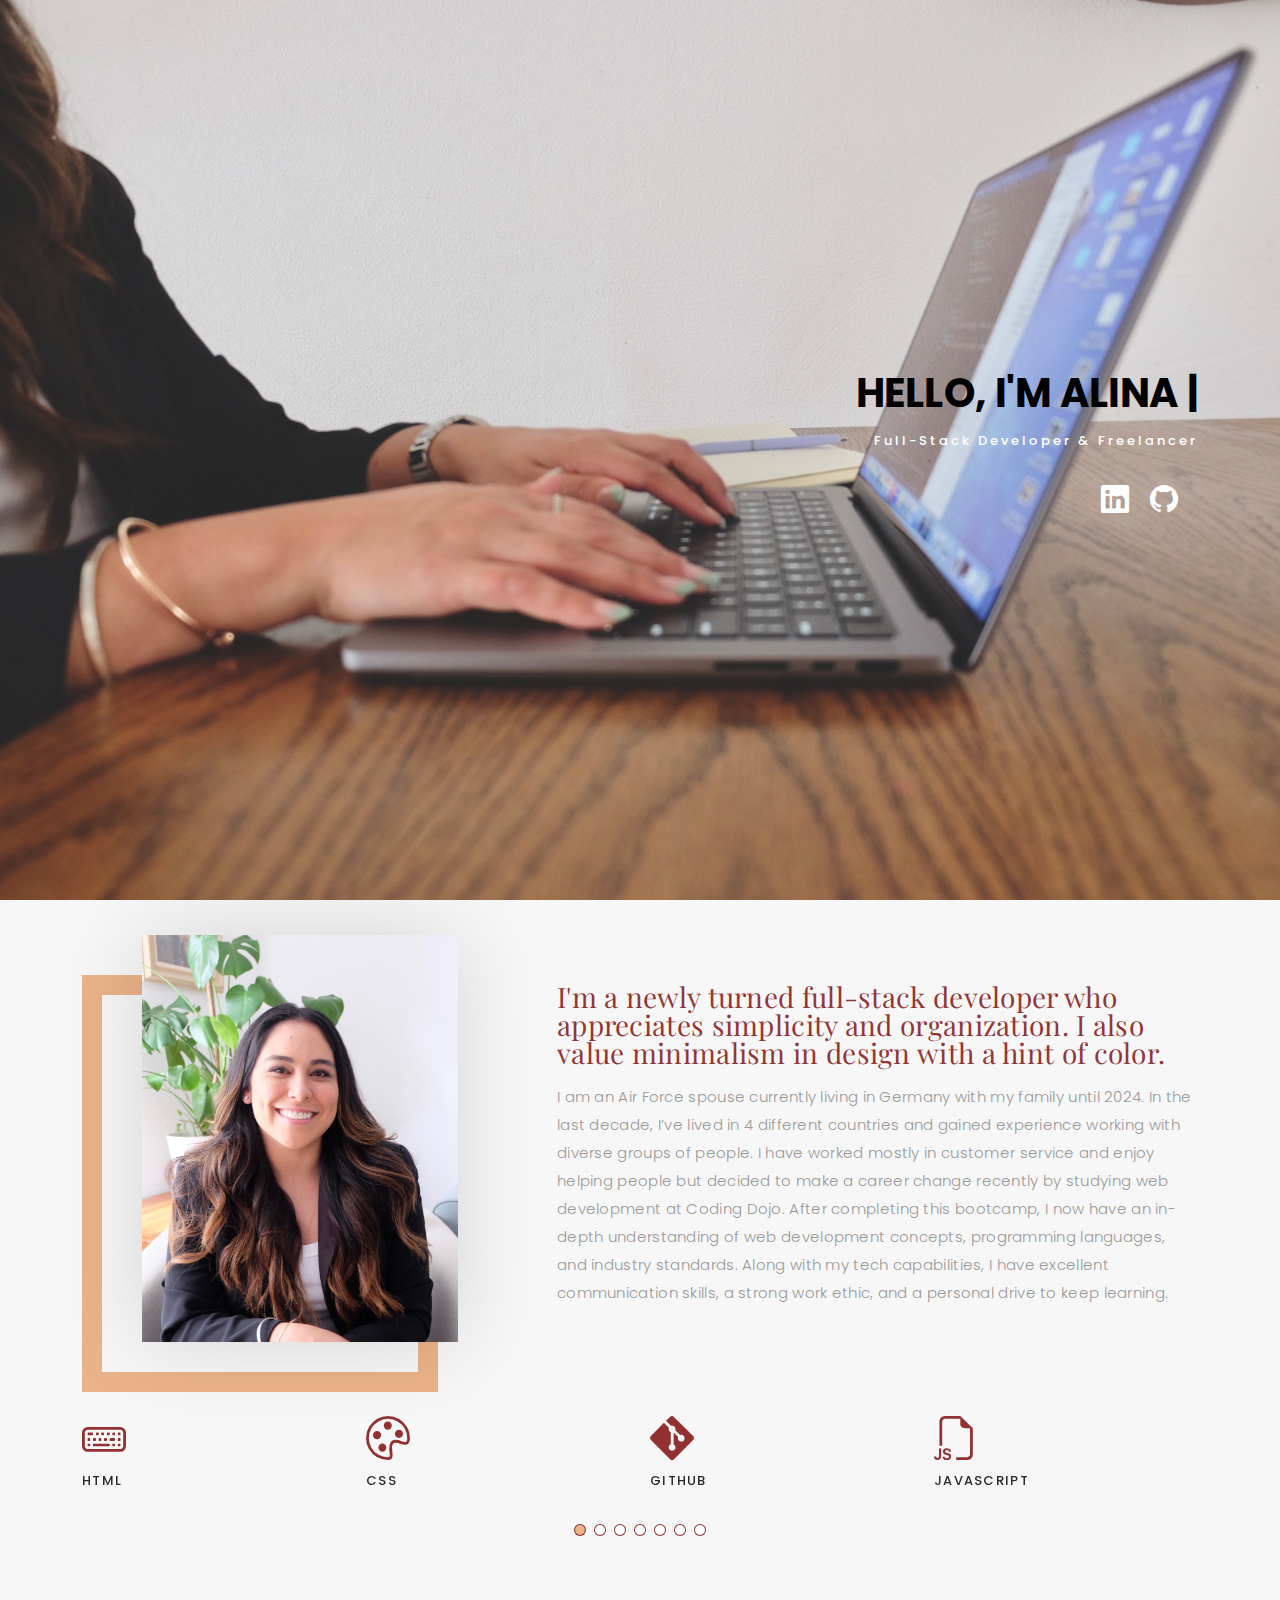
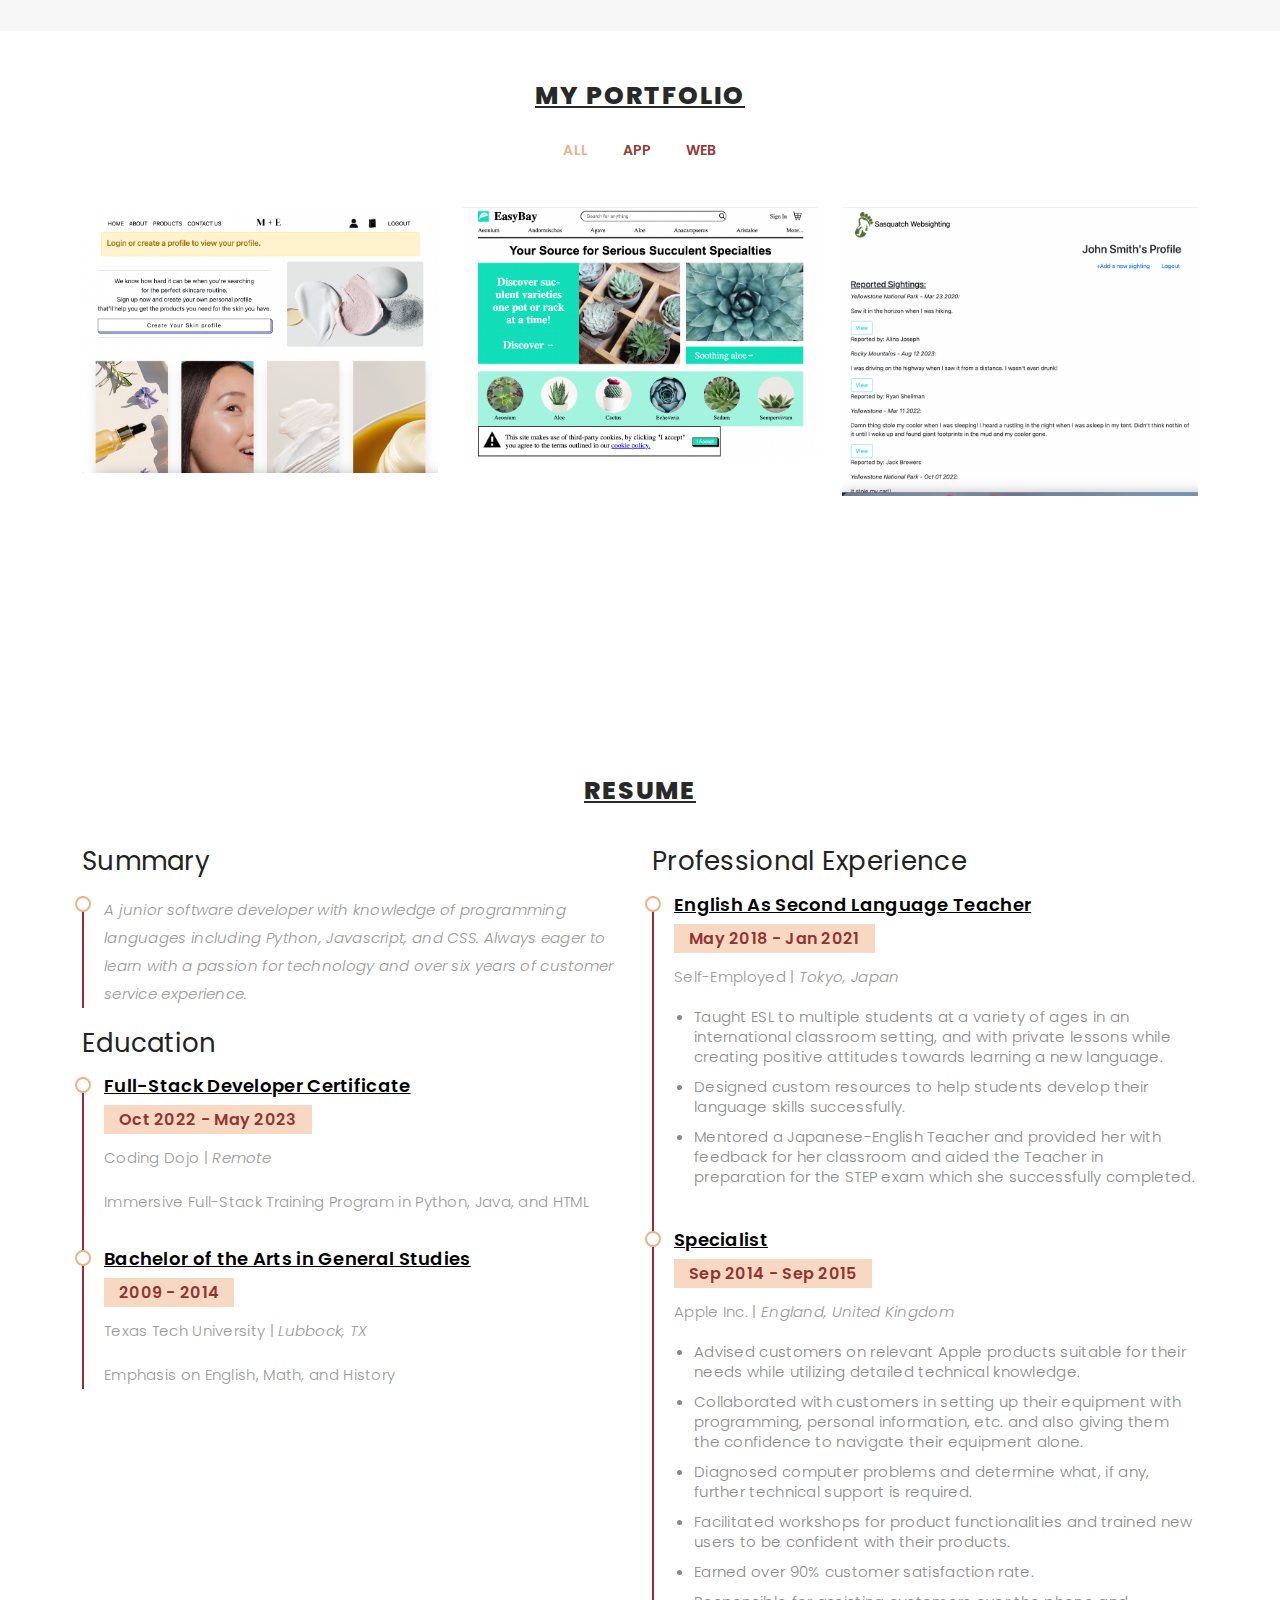
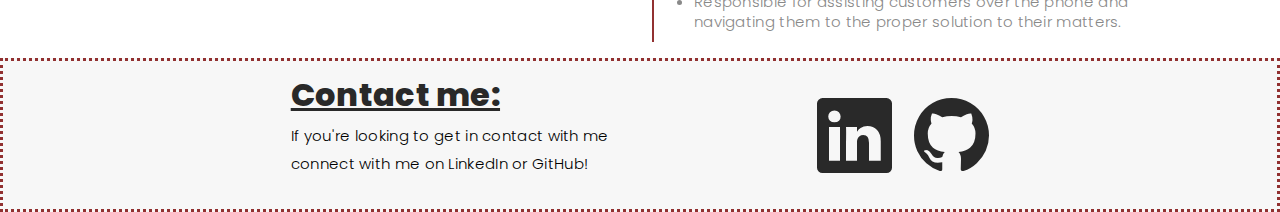
<file: index.html>
<!DOCTYPE html>
<html lang="en">

    <head>
        <meta charset="UTF-8">
        <meta http-equiv="X-UA-Compatible" content="IE=edge">
        <meta name="viewport" content="width=device-width, initial-scale=1.0">
        <title> Portfolio | Alina Joseph </title>
        <link href="https://cdn.jsdelivr.net/npm/bootstrap@5.3.0-alpha1/dist/css/bootstrap.min.css" rel="stylesheet"
            integrity="sha384-GLhlTQ8iRABdZLl6O3oVMWSktQOp6b7In1Zl3/Jr59b6EGGoI1aFkw7cmDA6j6gD"
            crossorigin="anonymous" />

        <!-- Favicons -->
        <link href="assets/img/favicon.png" rel="icon">
        <link href="assets/img/apple-touch-icon.png" rel="apple-touch-icon">

        <!-- Google Fonts -->
        <link
            href="https://fonts.googleapis.com/css?family=Poppins:300,300i,400,400i,500,500i,600,600i,700,700i|Playfair+Display:400,400i,500,500i,600,600i,700,700i,900,900i"
            rel="stylesheet">

        <!-- Vendor CSS Files -->
        <link href="assets/vendor/bootstrap/css/bootstrap.min.css" rel="stylesheet">
        <link href="assets/vendor/bootstrap-icons/bootstrap-icons.css" rel="stylesheet">
        <link href="assets/vendor/boxicons/css/boxicons.min.css" rel="stylesheet">
        <link href="assets/vendor/swiper/swiper-bundle.min.css" rel="stylesheet">

        <!-- Template Main CSS File -->
        <link href="assets/css/style.css" rel="stylesheet">



    </head>

    <body>
        <!-- ======= Header ======= -->
        <header id="header" class="fixed-top ">
            <div class="container d-flex align-items-center justify-content-between">
                <nav id="navbar" class="navbar">
                    <ul>
                        <li><a class="nav-link scrollto active" href="#hero">Home</a></li>
                        <li><a class="nav-link scrollto" href="#about">About</a></li>
                        <li><a class="nav-link  scrollto" href="#portfolio">Portfolio</a></li>
                        <li><a class="nav-link  scrollto" href="#resume"> Resume</a></li>
                        <li><a class="nav-link scrollto" href="#contact">Contact</a></li>
                    </ul>
                    <i class="bi bi-list mobile-nav-toggle"></i>
                </nav><!-- .navbar -->
                <img class="initials" src="/assets/img/A-J-letters.png" alt="letters A and J">

            </div>
        </header><!-- End Header -->

        <!-- ======= Hero Section ======= -->
        <div id="hero" class="home">

            <div class="container">
                <div class="hero-content">
                    <h1>Hello, I'm <span class="typed"
                            data-typed-items="Alina Joseph, A Full-Stack Developer, A Problem-Solver, Always Learning"></span>
                    </h1>
                    <p> Full-Stack Developer & Freelancer </p>

                    <ul class="list-unstyled list-social">
                        <li><a href="https://www.linkedin.com/in/alinajoseph10/"><i class="bi bi-linkedin"></i></a></li>
                        <li><a href="https://github.com/alinajoseph1"><i class="bi bi-github"></i></a></li>
                    </ul>
                </div>
            </div>
        </div><!-- End Hero -->

        <main id="main">

            <!-- ======= About Section ======= -->
            <div id="about" class="paddsection">
                <div class="container">
                    <div class="row justify-content-between">

                        <div class="col-lg-4 mb-4">
                            <div class="div-img-bg">
                                <div class="about-img">
                                    <img src="assets/img/me-2023.jpg" class="img-responsive" alt="Alina Joseph">
                                </div>
                            </div>
                        </div>

                        <div class="col-lg-7 mt-2">
                            <div class="about-descr">

                                <p class="p-heading">I'm a newly turned full-stack developer who appreciates simplicity
                                    and organization.
                                    I also value minimalism in design with a hint of color. </p>
                                <p class="separator"> I am an Air Force spouse currently living in Germany with my
                                    family until 2024. In the last decade, I’ve lived in 4 different countries and
                                    gained experience working with diverse groups of people. I have worked mostly in
                                    customer service and enjoy helping people but decided to make a career change
                                    recently by studying web development at Coding Dojo. After completing this bootcamp,
                                    I now have an in-depth understanding of web development concepts, programming
                                    languages, and industry standards. Along with my tech capabilities, I have excellent
                                    communication skills, a strong work ethic, and a personal drive to keep learning.
                                </p>

                            </div>

                        </div>
                    </div>
                </div>

                <!-- ======= Services Section ======= -->
                <div id="services">
                    <div class="container">

                        <div class="services-slider swiper" data-aos="fade-up" data-aos-delay="100">
                            <div class="swiper-wrapper">

                                <div class="swiper-slide">
                                    <div class="services-block">
                                        <i class="bi bi-keyboard"></i>
                                        <span> HTML </span>
                                    </div>
                                </div><!-- End testimonial item -->

                                <div class="swiper-slide">
                                    <div class="services-block">
                                        <i class="bi bi-palette"></i>
                                        <span> CSS </span>


                                    </div>
                                </div><!-- End testimonial item -->

                                <div class="swiper-slide">
                                    <div class="services-block">
                                        <i class="bi bi-git"></i>
                                        <span>GITHUB</span>
                                    </div>
                                </div><!-- End testimonial item -->

                                <div class="swiper-slide">
                                    <div class="services-block">
                                        <i class="bi bi-filetype-js"></i>
                                        <span> JAVASCRIPT</span>

                                    </div>
                                </div><!-- End testimonial item -->

                                <div class="swiper-slide">
                                    <div class="services-block">
                                        <i class="bi bi-braces"></i>
                                        <span>PYTHON </span>

                                    </div>
                                </div><!-- End testimonial item -->

                                <div class="swiper-slide">
                                    <div class="services-block">
                                        <i class="bi bi-diagram-3-fill"></i>
                                        <span>SQL</span>

                                    </div>
                                </div><!-- End testimonial item -->

                                <div class="swiper-slide">
                                    <div class="services-block">
                                        <i class="bi bi-bootstrap-fill"></i>
                                        <span>BOOTSTRAP</span>

                                    </div>
                                </div><!-- End testimonial item -->

                            </div>
                            <div class="swiper-pagination"></div>
                        </div>

                    </div>

                </div><!-- End Services Section -->
            </div><!-- End About Section -->

            <!-- ======= Portfolio Section ======= -->
            <div id="portfolio" class="paddsection">

                <div class="container">
                    <div class="section-title text-center">
                        <h2>My Portfolio</h2>
                    </div>
                </div>

                <div class="container">

                    <div class="row">
                        <div class="col-lg-12 d-flex justify-content-center">
                            <ul id="portfolio-flters">
                                <li data-filter="*" class="filter-active">All</li>
                                <li data-filter=".filter-app">App</li>
                                <li data-filter=".filter-web">Web</li>
                            </ul>
                        </div>
                    </div>

                    <div class="row portfolio-container">

                        <div class="col-lg-4 col-md-6 portfolio-item filter-app">
                            <img src="assets/img/skincare-page.png" class="img-fluid" alt="">
                            <div class="portfolio-info">
                                <h4> M + E Skincare </h4>
                                <p> Web Application that allows skincare enthusiasts to create profiles, customize their
                                    skincare concerns and get recommended products per the concern selected on profile.
                                </p>
                                <a href="assets/img/skincare-page.png" data-gallery="portfolioGallery"
                                    class="portfolio-lightbox preview-link" title="App 1"><i class="bi bi-zoom-in"></i></a>
                                <a href="https://github.com/alinajoseph1/skincareproject" class="details-link"
                                    title="More Details"><i class="bx bx-link"></i></a>
                            </div>
                        </div>

                        <div class="col-lg-4 col-md-6 portfolio-item filter-web">
                            <img src="assets/img/plant-shop.png" class="img-fluid" alt="">
                            <div class="portfolio-info">
                                <h4> Plant Webpage </h4>
                                <p> Webpage styled as requested </p>
                                <a href="assets/img/plant-shop.png" data-gallery="portfolioGallery"
                                    class="portfolio-lightbox preview-link" title="Web 3"><i class="bi bi-zoom-in"></i></a>
                                <a href="https://github.com/alinajoseph1/web-fund-plant-shop" class="details-link"
                                    title="More Details"><i class="bx bx-link"></i></a>
                            </div>
                        </div>

                        <div class="col-lg-4 col-md-6 portfolio-item filter-app">
                            <img src="assets/img/sasquatch-sighting.png" class="img-fluid" alt="">
                            <div class="portfolio-info">
                                <h4> Sasquatch Sighting</h4>
                                <p>Web Application that allows users to create accounts, post in a forum, create and
                                    save info such as: date, location, and text on Sasquatch sightings.</p>
                                <a href="assets/img/sasquatch-sighting.png" data-gallery="portfolioGallery"
                                    class="portfolio-lightbox preview-link" title="App 2"><i class="bi bi-zoom-in"></i></a>
                                <a href="https://github.com/alinajoseph1/sightings" class="details-link"
                                    title="More Details"><i class="bx bx-link"></i></a>
                            </div>
                        </div>
                    </div>
                </div>
            </div><!-- End Portfolio Section -->

            <!-- ======= Resume Section ======= -->
            <section id="resume" class="resume">
                <div class="container aos-init aos-animate" data-aos="fade-up">
                    <div class="container">
                        <div class="section-title text-center">
                            <h2>Resume</h2>
                        </div>
                    </div>
                    <!-- <div class="section-title">
                        <h2>Resume</h2>
                        <p>Magnam dolores commodi suscipit. Necessitatibus eius consequatur ex aliquid fuga eum quidem.
                            Sit sint consectetur velit. Quisquam quos quisquam cupiditate. Et nemo qui impedit suscipit
                            alias ea. Quia fugiat sit in iste officiis commodi quidem hic quas.</p>
                    </div> -->

                    <div class="row">
                        <div class="col-lg-6">
                            <h4 class="resume-title">Summary</h4>
                            <div class="resume-item pb-0">
                                <p><em>A junior software developer with knowledge of programming languages including
                                        Python, Javascript, and CSS. Always eager to learn with a passion for technology
                                        and over six years of customer service experience.</em></p>
                                <p>
                                </p>
                            </div>

                            <h3 class="resume-title">Education</h3>
                            <div class="resume-item">
                                <h4>Full-Stack Developer Certificate</h4>
                                <h5>Oct 2022 - May 2023</h5>
                                <p>Coding Dojo |<em> Remote</em></p>
                                <p>Immersive Full-Stack Training Program in Python, Java, and HTML</p>
                            </div>
                            <div class="resume-item">
                                <h4>Bachelor of the Arts in General Studies</h4>
                                <h5>2009 - 2014</h5>
                                <p>Texas Tech University | <em>Lubbock, TX</em></p>
                                <p> Emphasis on English, Math, and History</p>
                            </div>
                            
                        </div>
                        <div class="col-lg-6">
                            <h3 class="resume-title">Professional Experience</h3>
                            <div class="resume-item">
                                <h4>English As Second Language Teacher </h4>
                                <h5>May 2018 - Jan 2021 </h5>
                                <p>Self-Employed | <em> Tokyo, Japan</em> </p>
                                <p>
                                </p>
                                <ul>
                                    <li>Taught ESL to multiple students at a variety of ages in an international
                                        classroom setting, and with private lessons while creating positive attitudes
                                        towards learning a new language.</li>
                                    <li>Designed custom resources to help students develop their language skills
                                        successfully. </li>
                                    <li>Mentored a Japanese-English Teacher and provided her with feedback for her
                                        classroom and aided the Teacher in preparation for the STEP exam which she
                                        successfully completed.</li>
                                </ul>
                                <p></p>
                            </div>
                            <div class="resume-item">
                                <h4> Specialist </h4>
                                <h5>Sep 2014 - Sep 2015</h5>
                                <p>Apple Inc. | <em> England, United Kingdom </em> </p>
                                <p>
                                </p>
                                <ul>
                                    <li>Advised customers on relevant Apple products suitable for their needs while
                                        utilizing detailed technical knowledge.</li>
                                    <li>Collaborated with customers in setting up their equipment with programming,
                                        personal information, etc. and also giving them the confidence to navigate their
                                        equipment alone.</li>
                                    <li>Diagnosed computer problems and determine what, if any, further technical
                                        support is required.
                                    </li>
                                    <li>Facilitated workshops for product functionalities and trained new users to be
                                        confident with their products.</li>
                                    <li> Earned over 90% customer satisfaction rate. </li>
                                    <li>Responsible for assisting customers over the phone and navigating them to the
                                        proper solution to their matters.
                                    </li>
                                </ul>
                                <p></p>
                            </div>
                        </div>
                    </div>

                </div>
            </section>
            </div><!-- End Journal Section -->

            <!-- ======= Contact Section ======= -->
            <div id="contact" class="paddsection">
                <div class="container">
                    <div class="d-flex justify-content-evenly align-items-center ">
                        <div class="contact-contact">
                            <h2> Contact me:</h2>
                            <p> If you're looking to get in contact with me
                                <br> connect with me on LinkedIn or GitHub!
                            </p>
                        </div>
                        <div class="contact-icons">
                            <a href="https://www.linkedin.com/in/alinajoseph10/"><i class="bi-linkedin"></i></a>
                            <a href="https://github.com/alinajoseph1"><i class="bi-github"></i></a>
                        </div>
                    </div>
                </div>
            </div>
            </div><!-- End Contact Section -->

        </main><!-- End #main -->


        <a href="#" class="back-to-top d-flex align-items-center justify-content-center"><i
                class="bi bi-arrow-up-short"></i></a>

        <!-- Vendor JS Files -->
        <script src="assets/vendor/bootstrap/js/bootstrap.bundle.min.js"></script>
        <script src="assets/vendor/isotope-layout/isotope.pkgd.min.js"></script>
        <script src="assets/vendor/swiper/swiper-bundle.min.js"></script>
        <script src="assets/vendor/typed.js/typed.umd.js"></script>

        <!-- Template Main JS File -->
        <script src="assets/js/main.js"></script>

    </body>

</html>
</file>
<file: assets/css/style.css>
/*--------------------------------------------------------------
# General
--------------------------------------------------------------*/

body {
  background: #ffffff;
  color: #898989;
  font-family: "Poppins", helvetica;
  font-size: 15px;
  font-weight: 300;
  line-height: 20px;
  letter-spacing: 0.02em;
  overflow-x: hidden;
  margin: 0 auto;
  padding: 0;
  box-sizing: border-box;
}


h2 {
  color: #292929;
  font-weight: 800;
  text-decoration: underline;
}

h4 {
  color: #292929;
  font-size: 14px;
  font-weight: 600;
}

a {
  color: #292929;
  text-decoration: none !important;
  transition: all 0.5s ease-in-out 0s;
}

a:hover {
  transition: all 0.5s ease-in-out 0s;
}

p {
  padding: 0;
  font-size: 15px;
  color: #999999;
  line-height: 28px;
}

::-moz-selection {
  background: #ebb389;
  color: #fff;
}

::selection {
  background: #ebb389;
  color: #fff;
}


.section-title {
  margin-bottom: 20px;
}

.section-title h2 {
  font-size: 25px;
  letter-spacing: 2px;
  text-transform: uppercase;
}


.paddsection {
  padding-top: 50px;
}

.paddsections {
  padding-top: 90px;
  padding-bottom: 90px !important;
}

.hvr-shutter-in-horizontal::before {
  background: #333;
}

.hvr-shutter-in-horizontal:hover {
  background: #ebb389;
}

/*--------------------------------------------------------------
# Back to top button
--------------------------------------------------------------*/
.back-to-top {
  position: fixed;
  visibility: hidden;
  opacity: 0;
  right: 15px;
  bottom: 15px;
  z-index: 996;
  background:#ebb389; 
  width: 40px;
  height: 40px;
  border-radius: 4px;
  transition: all 0.4s;
}

.back-to-top i {
  font-size: 28px;
  color: rgb(134 27 27 / 90%);;
  line-height: 0;
}

.back-to-top:hover {
  background: turquoise;
  color: #fff;
}

.back-to-top.active {
  visibility: visible;
  opacity: 1;
}

/*--------------------------------------------------------------
# Header
--------------------------------------------------------------*/
#header {
  transition: all 0.5s;
  z-index: 997;
  padding: 15px 0;
  background-color: #fff;
  top: -100%;
  box-shadow: 0px 2px 25px rgba(0, 0, 0, 0.08);
}

#header.header-scrolled,
#header.header-inner-pages {
  top: 0;
}

.initials{
  width:60px;
  height:60px;
}

@media (max-width: 992px) {
  #header {
    border: 0;
  }
}

/*--------------------------------------------------------------
# Navigation Menu
--------------------------------------------------------------*/
/**
* Desktop Navigation 
*/

.navbar ul {
  margin: 0;
  padding: 0;
  display: flex;
  list-style: none;
  align-items: center;
}

.navbar li {
  position: relative;
}



.navbar a,
.navbar a:focus {
  display: flex;
  align-items: center;
  justify-content: space-between;
  padding: 10px 0 10px 30px;
  font-family: "Poppins", sans-serif;
  font-size: 14px;
  font-weight: 500;
  color: #7e7d7d;
  white-space: nowrap;
  transition: 0.3s;
}

.navbar a i,
.navbar a:focus i {
  font-size: 12px;
  line-height: 0;
  margin-left: 5px;
}

.navbar a:hover,
.navbar .active,
.navbar .active:focus,
.navbar li:hover>a {
  color: #ebb389;
}

.navbar .dropdown ul {
  display: block;
  position: absolute;
  left: 30px;
  top: calc(100% + 30px);
  margin: 0;
  padding: 10px 0;
  z-index: 99;
  opacity: 0;
  visibility: hidden;
  background: #fff;
  box-shadow: 0px 0px 30px rgba(127, 137, 161, 0.25);
  transition: 0.3s;
}

.navbar .dropdown ul li {
  min-width: 200px;
}

.navbar .dropdown ul a {
  padding: 10px 20px;
  font-weight: 400;
}

.navbar .dropdown ul a i {
  font-size: 12px;
}

.navbar .dropdown ul a:hover,
.navbar .dropdown ul .active:hover,
.navbar .dropdown ul li:hover>a {
  color: #ebb389;
}

.navbar .dropdown:hover>ul {
  opacity: 1;
  top: 100%;
  visibility: visible;
}

.navbar .dropdown .dropdown ul {
  top: 0;
  left: calc(100% - 30px);
  visibility: hidden;
}

.navbar .dropdown .dropdown:hover>ul {
  opacity: 1;
  top: 0;
  left: 100%;
  visibility: visible;
}

@media (max-width: 1366px) {
  .navbar .dropdown .dropdown ul {
    left: -90%;
  }

  .navbar .dropdown .dropdown:hover>ul {
    left: -100%;
  }
}

/**
* Mobile Navigation 
*/
.mobile-nav-toggle {
  color: #4b4a4a;
  font-size: 28px;
  cursor: pointer;
  display: none;
  line-height: 0;
  transition: 0.5s;
}

.mobile-nav-toggle.bi-x {
  color: #fff;
}

@media (max-width: 991px) {
  .mobile-nav-toggle {
    display: block;
  }

  .navbar ul {
    display: none;
  }
}

.navbar-mobile {
  position: fixed;
  overflow: hidden;
  top: 0;
  right: 0;
  left: 0;
  bottom: 0;
  background: rgba(49, 49, 49, 0.9);
  transition: 0.3s;
}

.navbar-mobile .mobile-nav-toggle {
  position: absolute;
  top: 15px;
  right: 15px;
}

.navbar-mobile ul {
  display: block;
  position: absolute;
  top: 55px;
  right: 15px;
  bottom: 15px;
  left: 15px;
  padding: 10px 0;
  border-radius: 10px;
  background-color: #fff;
  overflow-y: auto;
  transition: 0.3s;
}

.navbar-mobile a,
.navbar-mobile a:focus {
  padding: 10px 20px;
  font-size: 15px;
  color: #4b4a4a;
}

.navbar-mobile a:hover,
.navbar-mobile .active,
.navbar-mobile li:hover>a {
  color: #ebb389;
}

.navbar-mobile .getstarted,
.navbar-mobile .getstarted:focus {
  margin: 15px;
}

.navbar-mobile .dropdown ul {
  position: static;
  display: none;
  margin: 10px 20px;
  padding: 10px 0;
  z-index: 99;
  opacity: 1;
  visibility: visible;
  background: #fff;
  box-shadow: 0px 0px 30px rgba(127, 137, 161, 0.25);
}

.navbar-mobile .dropdown ul li {
  min-width: 200px;
}

.navbar-mobile .dropdown ul a {
  padding: 10px 20px;
}

.navbar-mobile .dropdown ul a i {
  font-size: 12px;
}

.navbar-mobile .dropdown ul a:hover,
.navbar-mobile .dropdown ul .active:hover,
.navbar-mobile .dropdown ul li:hover>a {
  color: #ebb389;
}

.navbar-mobile .dropdown>.dropdown-active {
  display: block;
}

/*--------------------------------------------------------------
# Hero
--------------------------------------------------------------*/
#hero {
  background: url("../img/me-typing.jpg") repeat scroll center/cover;
  height: 100vh;
  width: 100%;
}

#hero .hero-content {
  height: 100vh;
  text-align: end;
  width: 100%;
  display: flex;
  justify-content: center;
  align-items: end;
  flex-direction: column;
}

.hero-content h1 {
  font-size: 40px;
  font-weight: 700;
  margin-bottom: 10px;
  text-transform: uppercase;
  color: black;
}

.hero-content p {
  font-size: 13px;
  letter-spacing: 3px;
  margin-top: 0;
  margin-bottom: 30px;
  text-transform: capitalize;
  color: #fff;
  font-weight: 500;
}

.hero-content .list-social li {
  float: left;
  margin-right: 20px;
}

.hero-content .list-social li i {
  color: #fff;
  font-size: 28px;
}



/*-----------------------------------------------------------------------------------*/
/*  About
/*-----------------------------------------------------------------------------------*/
#about {
  width: 100%;
  height: auto;
  background: #f7f7f7;
  padding-top: 75px;
}

#about .div-img-bg {
  padding-bottom: 30px;
  border: 20px solid #ebb389;
}

#about .div-img-bg .about-img img {
  width: 100%;
  box-shadow: 0px 0px 85px 0px rgba(0, 0, 0, 0.14);
  margin-top: -60px;
  margin-left: 40px;
  -o-object-fit: cover;
  object-fit: cover;
}

#about .about-descr .p-heading {
  font-family: "Playfair Display", serif;
  font-size: 28px;
  text-align: left;
  color: rgb(134 27 27 / 90%);
}

#about .about-descr .separator {
  max-width: 100%;
  margin-bottom: 40px;
  text-align: left;
}
#about .col-lg-7 {
  margin-top: -48px;
}

/*--------------------------------------------------------------
# Services
--------------------------------------------------------------*/
#services {
  background: #f7f7f7;
  position: relative;
  padding-bottom: 80px;
}

.services-block span {
  margin: 10px 0;
  position: relative;
  font-size: 13px;
  color: #292929;
  letter-spacing: 0.1em;
  font-weight: 500;
  text-transform: uppercase;
  display: block;
}


.services-block i {
  font-size: 44px;
  color: rgb(134 27 27 / 90%);
  line-height: 44px;
}

.services-slider .swiper-pagination {
  margin-top: 30px;
  position: relative;
}

.services-slider .swiper-pagination .swiper-pagination-bullet {
  width: 12px;
  height: 12px;
  background-color: #fff;
  opacity: 1;
  border: 1px solid rgb(134 27 27 / 90%);
}

.services-slider .swiper-pagination .swiper-pagination-bullet-active {
  background-color: #ebb389;
}

/*--------------------------------------------------------------
# Portfolio
--------------------------------------------------------------*/
#portfolio {
  position: relative;
  padding-bottom: 250px;
}

#portfolio #portfolio-flters {
  padding: 0;
  margin: 0 auto 35px auto;
  list-style: none;
  text-align: center;
  border-radius: 50px;
  padding: 2px 15px;
}

#portfolio #portfolio-flters li {
  cursor: pointer;
  display: inline-block;
  padding: 10px 15px 8px 15px;
  font-size: 14px;
  font-weight: 600;
  line-height: 1;
  text-transform: uppercase;
  color:rgb(134 27 27 / 90%);
  margin-bottom: 5px;
  transition: all 0.3s ease-in-out;
}

#portfolio #portfolio-flters li:hover,
#portfolio #portfolio-flters li.filter-active {
  color: #ebb389;
}

#portfolio #portfolio-flters li:last-child {
  margin-right: 0;
}

#portfolio .portfolio-item {
  margin-bottom: 30px;
}

#portfolio .portfolio-item .portfolio-info {
  opacity: 0;
  position: absolute;
  left: 30px;
  right: 30px;
  bottom: 0;
  z-index: 3;
  transition: all ease-in-out 0.3s;
  background: rgba(255, 255, 255, 0.9);
  padding: 15px;
}

#portfolio .portfolio-item .portfolio-info h4 {
  font-size: 18px;
  color: #666;
  font-weight: 600;
  margin-bottom: 10px;
}

#portfolio .portfolio-item .portfolio-info p {
  color: #999;
  font-size: 14px;
  margin: 0;
  padding: 0;
}

#portfolio .portfolio-item .portfolio-info .preview-link,
#portfolio .portfolio-item .portfolio-info .details-link {
  position: absolute;
  right: 40px;
  font-size: 24px;
  top: calc(50% - 18px);
  color: #ebb389;
}

#portfolio .portfolio-item .portfolio-info .preview-link:hover,
#portfolio .portfolio-item .portfolio-info .details-link:hover {
  color: #ebb389;
}

#portfolio .portfolio-item .portfolio-info .details-link {
  right: 10px;
}

#portfolio .portfolio-item:hover .portfolio-info {
  opacity: 1;
  bottom: 20px;
}

/*--------------------------------------------------------------
# Portfolio Details
--------------------------------------------------------------*/
.portfolio-details {
  padding-top: 40px;
}

.portfolio-details .portfolio-details-slider img {
  width: 100%;
  
}

.portfolio-details .portfolio-details-slider .swiper-pagination {
  margin-top: 20px;
  position: relative;
}

.portfolio-details .portfolio-details-slider .swiper-pagination .swiper-pagination-bullet {
  width: 12px;
  height: 12px;
  background-color: #fff;
  opacity: 1;
  border: 1px solid #ebb389;
}

.portfolio-details .portfolio-details-slider .swiper-pagination .swiper-pagination-bullet-active {
  background-color: #ebb389;
}

.portfolio-details .portfolio-info {
  padding: 30px;
  box-shadow: 0px 0 30px rgba(75, 74, 74, 0.08);
}

.portfolio-details .portfolio-info h3 {
  font-size: 22px;
  font-weight: 700;
  margin-bottom: 20px;
  padding-bottom: 20px;
  border-bottom: 1px solid #eee;
}

.portfolio-details .portfolio-info ul {
  list-style: none;
  padding: 0;
  font-size: 15px;
}

.portfolio-details .portfolio-info ul li+li {
  margin-top: 10px;
}

.portfolio-details .portfolio-description {
  padding-top: 30px;
}

.portfolio-details .portfolio-description h2 {
  font-size: 26px;
  font-weight: 700;
  margin-bottom: 20px;
}

.portfolio-details .portfolio-description p {
  padding: 0;
}



/*--------------------------------------------------------------
# Resume
--------------------------------------------------------------*/
.resume .resume-title {
  font-size: 26px;
  font-weight: 400;
  margin-top: 20px;
  margin-bottom: 20px;
  color: #222222;
}

.resume .resume-item {
  padding: 0 0 20px 20px;
  margin-top: -2px;
  border-left: 2px solid rgb(134 27 27 / 90%);
  position: relative;
}

.resume .resume-item h4 {
  line-height: 18px;
  font-size: 18px;
  font-weight: 600;
  color: black;
  margin-bottom: 10px;
  text-decoration: underline;
  
}

.resume .resume-item h5 {
  font-size: 16px;
  background: #f7d8c2;
  padding: 5px 15px;
  display: inline-block;
  font-weight: 600;
  margin-bottom: 10px;
  color: rgb(134 27 27 / 90%);
}

.resume .resume-item ul {
  padding-left: 20px;
}

.resume .resume-item ul li {
  padding-bottom: 10px;
}

.resume .resume-item:last-child {
  padding-bottom: 0;
}

.resume .resume-item::before {
  content: "";
  position: absolute;
  width: 16px;
  height: 16px;
  border-radius: 50px;
  left: -9px;
  top: 0;
  background: #fff;
  border: 2px solid #ebb389;
}

/* Contact Me */
.col img{
  box-shadow: -18px -20px 20px 0px rgba(0, 0, 0, 0.14);
  border-radius: 25px;
  filter:grayscale(33%);
}

.contact-icons{
  font-size: 75px;
  text-align: end;
}

#contact p{
  color:black;
}

#contact{
  border: rgb(134 27 27 / 90%) dotted;
  padding: 15px; 
  background-color: #f7f7f7;
}
</file>
